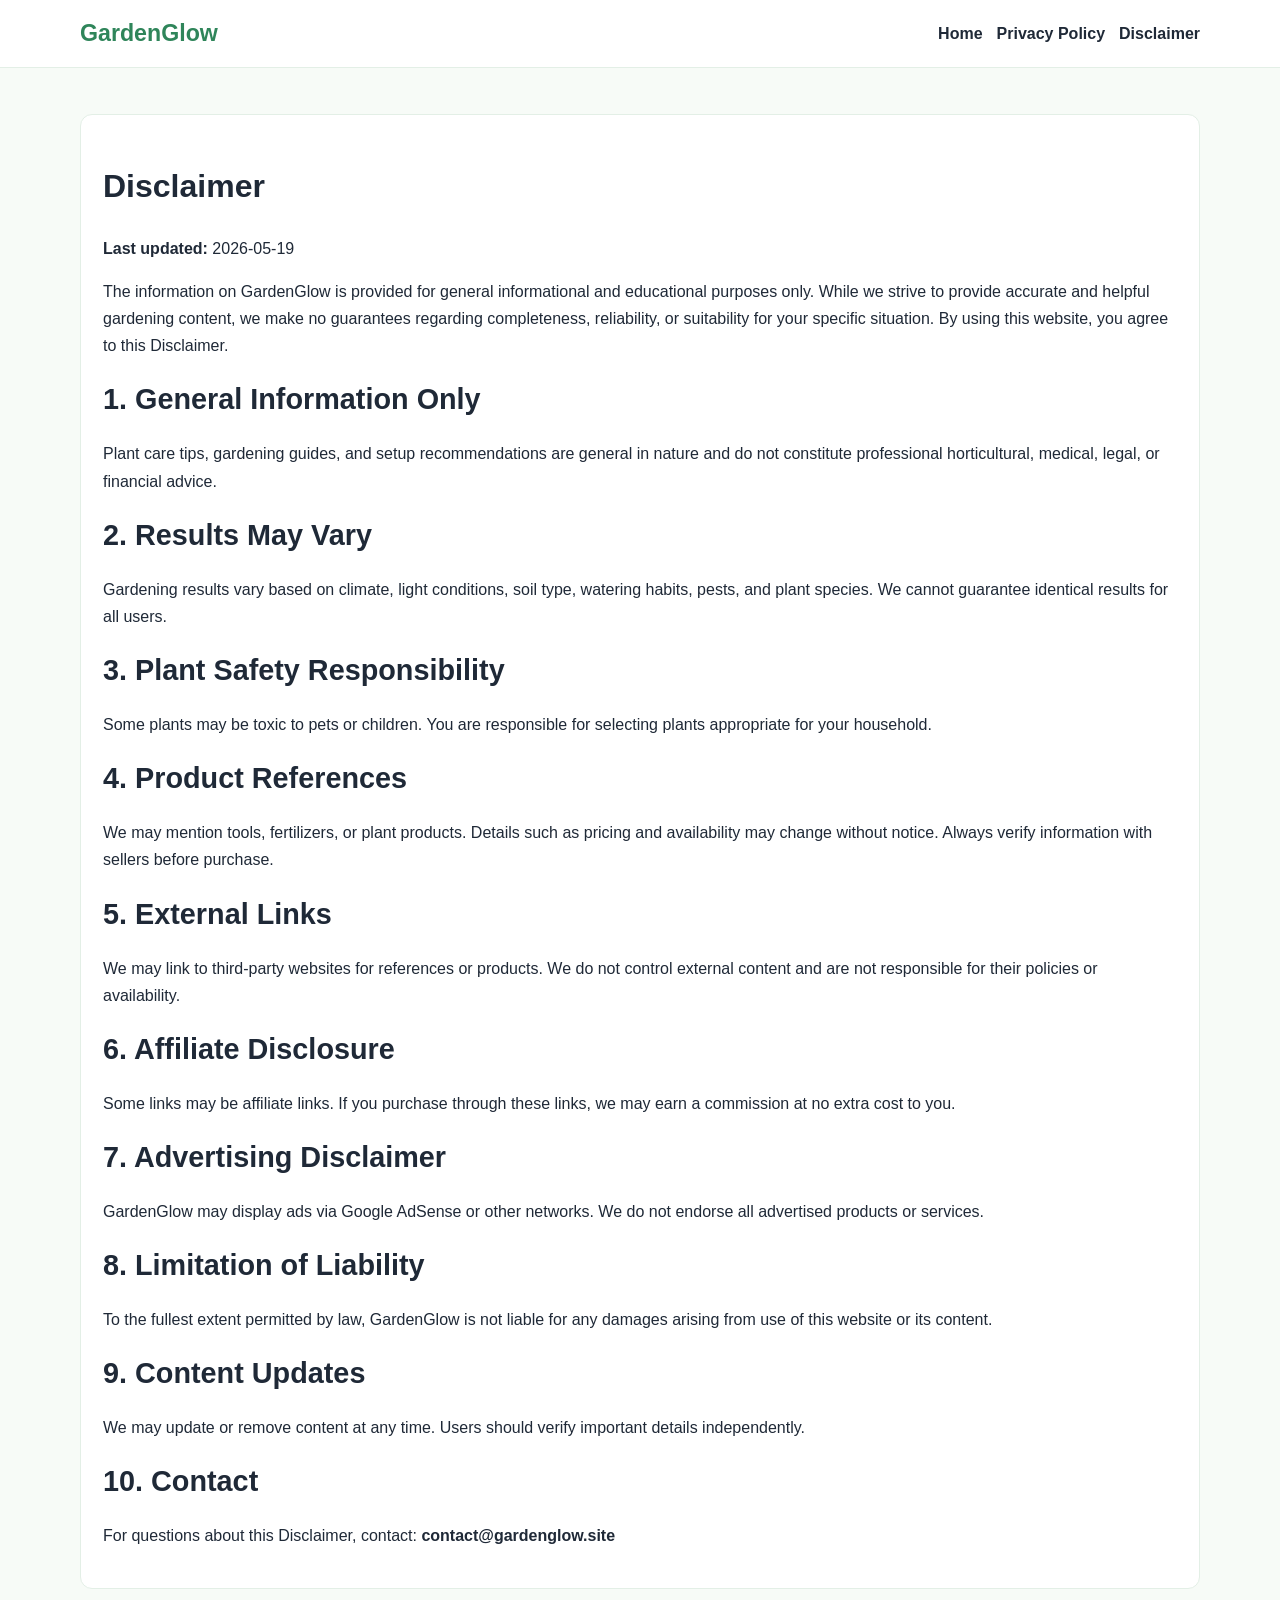
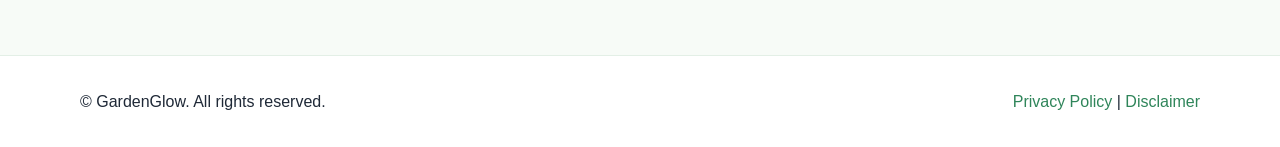
<file: public/disclaimer.html>
<!DOCTYPE html>
<html lang="en">
<head>
  <meta charset="UTF-8" />
  <meta name="viewport" content="width=device-width, initial-scale=1.0" />
  <title>Disclaimer | GardenGlow</title>
  <meta name="description" content="Read the GardenGlow Disclaimer regarding gardening advice, product references, ads, affiliate links, and liability limits." />
  <meta name="robots" content="index, follow" />
  <link rel="canonical" href="https://gardenglow.site/disclaimer.html" />
  <link rel="stylesheet" href="styles.css" />
</head>
<body>
  <header class="site-header">
    <div class="container nav-wrap">
      <a class="logo" href="index.html">GardenGlow</a>
      <nav>
        <ul class="nav-links">
          <li><a href="index.html">Home</a></li>
          <li><a href="privacy-policy.html">Privacy Policy</a></li>
          <li><a href="disclaimer.html">Disclaimer</a></li>
        </ul>
      </nav>
    </div>
  </header>

  <main class="section">
    <div class="container legal">
      <h1>Disclaimer</h1>
      <p><strong>Last updated:</strong> 2026-05-19</p>

      <p>
        The information on GardenGlow is provided for general informational and educational purposes only.
        While we strive to provide accurate and helpful gardening content, we make no guarantees regarding
        completeness, reliability, or suitability for your specific situation. By using this website, you agree
        to this Disclaimer.
      </p>

      <h2>1. General Information Only</h2>
      <p>
        Plant care tips, gardening guides, and setup recommendations are general in nature and do not constitute
        professional horticultural, medical, legal, or financial advice.
      </p>

      <h2>2. Results May Vary</h2>
      <p>
        Gardening results vary based on climate, light conditions, soil type, watering habits, pests, and plant species.
        We cannot guarantee identical results for all users.
      </p>

      <h2>3. Plant Safety Responsibility</h2>
      <p>
        Some plants may be toxic to pets or children. You are responsible for selecting plants appropriate for your household.
      </p>

      <h2>4. Product References</h2>
      <p>
        We may mention tools, fertilizers, or plant products. Details such as pricing and availability may change without notice.
        Always verify information with sellers before purchase.
      </p>

      <h2>5. External Links</h2>
      <p>
        We may link to third-party websites for references or products. We do not control external content
        and are not responsible for their policies or availability.
      </p>

      <h2>6. Affiliate Disclosure</h2>
      <p>
        Some links may be affiliate links. If you purchase through these links, we may earn a commission at no extra cost to you.
      </p>

      <h2>7. Advertising Disclaimer</h2>
      <p>
        GardenGlow may display ads via Google AdSense or other networks. We do not endorse all advertised products or services.
      </p>

      <h2>8. Limitation of Liability</h2>
      <p>
        To the fullest extent permitted by law, GardenGlow is not liable for any damages arising from use of this website or its content.
      </p>

      <h2>9. Content Updates</h2>
      <p>
        We may update or remove content at any time. Users should verify important details independently.
      </p>

      <h2>10. Contact</h2>
      <p>
        For questions about this Disclaimer, contact:
        <strong>contact@gardenglow.site</strong>
      </p>
    </div>
  </main>

  <footer class="site-footer">
    <div class="container footer-grid">
      <p>© <span id="year"></span> GardenGlow. All rights reserved.</p>
      <p>
        <a href="privacy-policy.html">Privacy Policy</a> |
        <a href="disclaimer.html">Disclaimer</a>
      </p>
    </div>
  </footer>
</body>
</html>
</file>
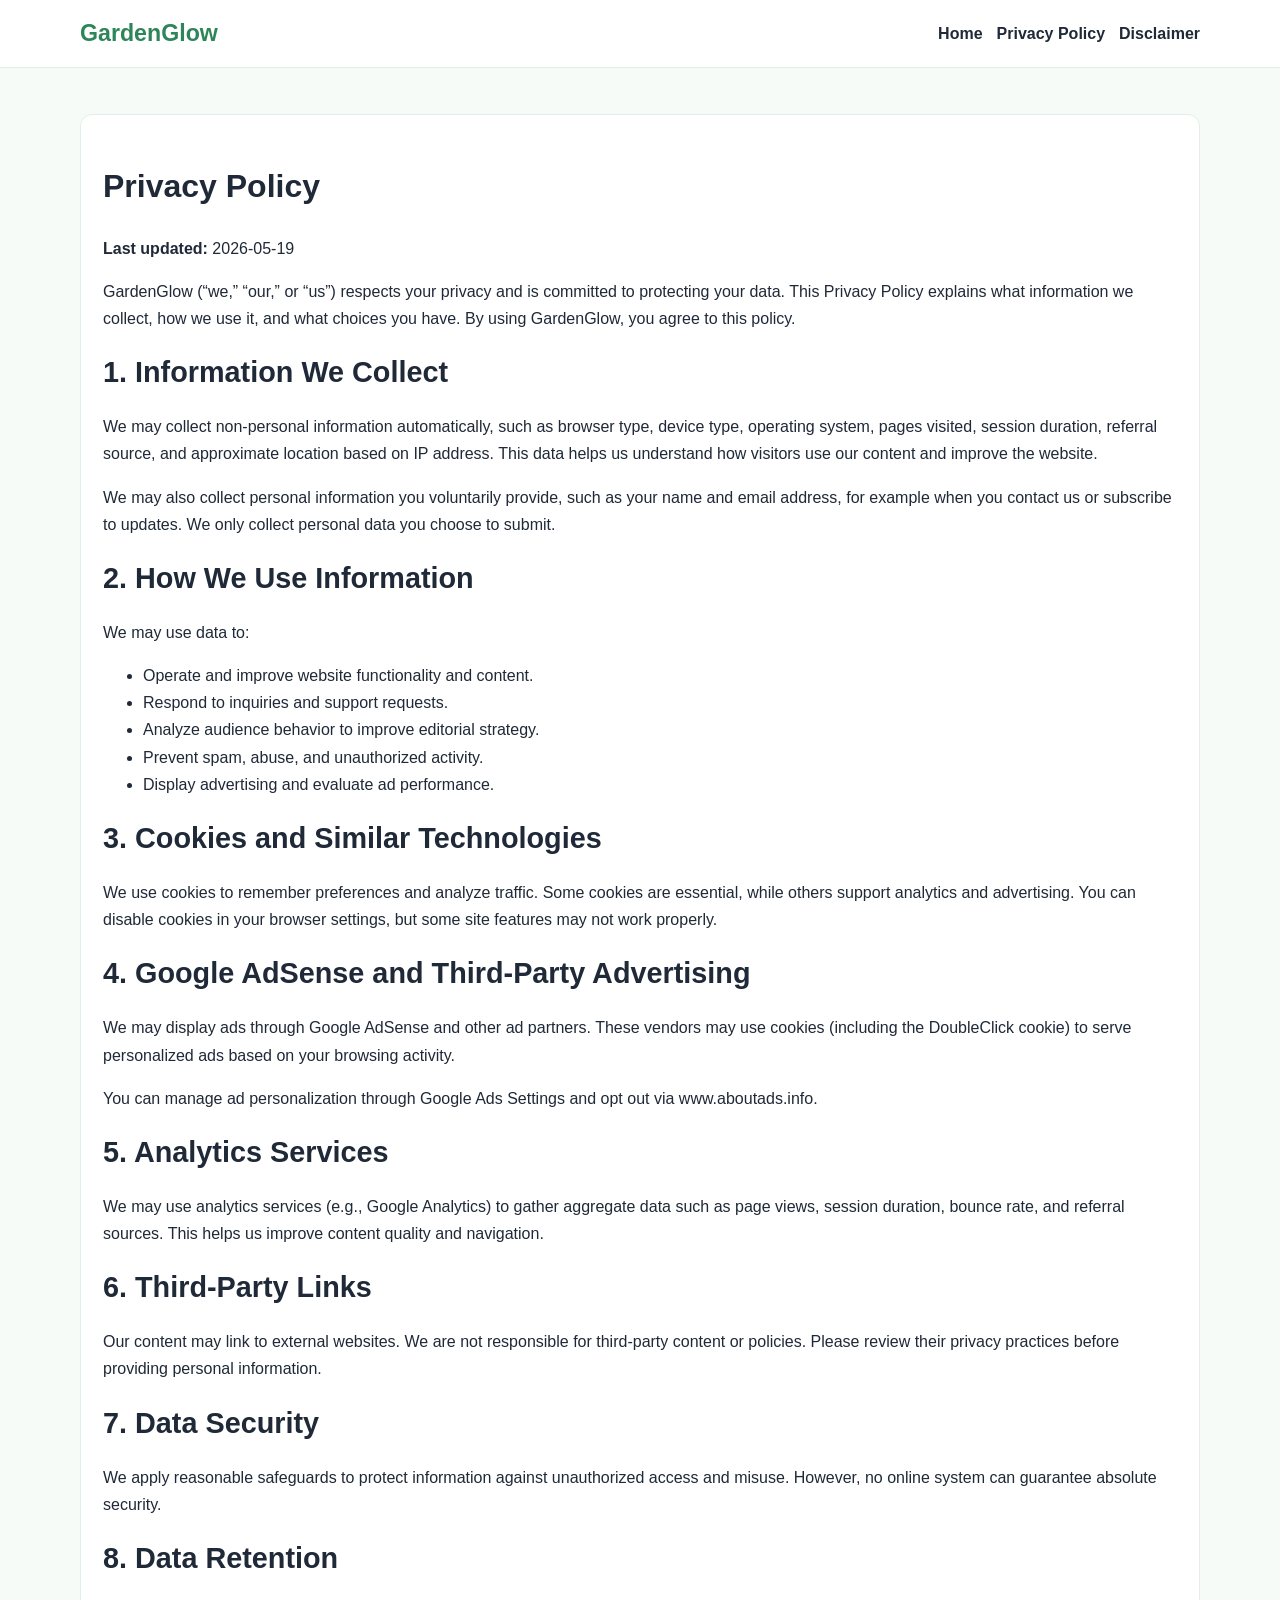
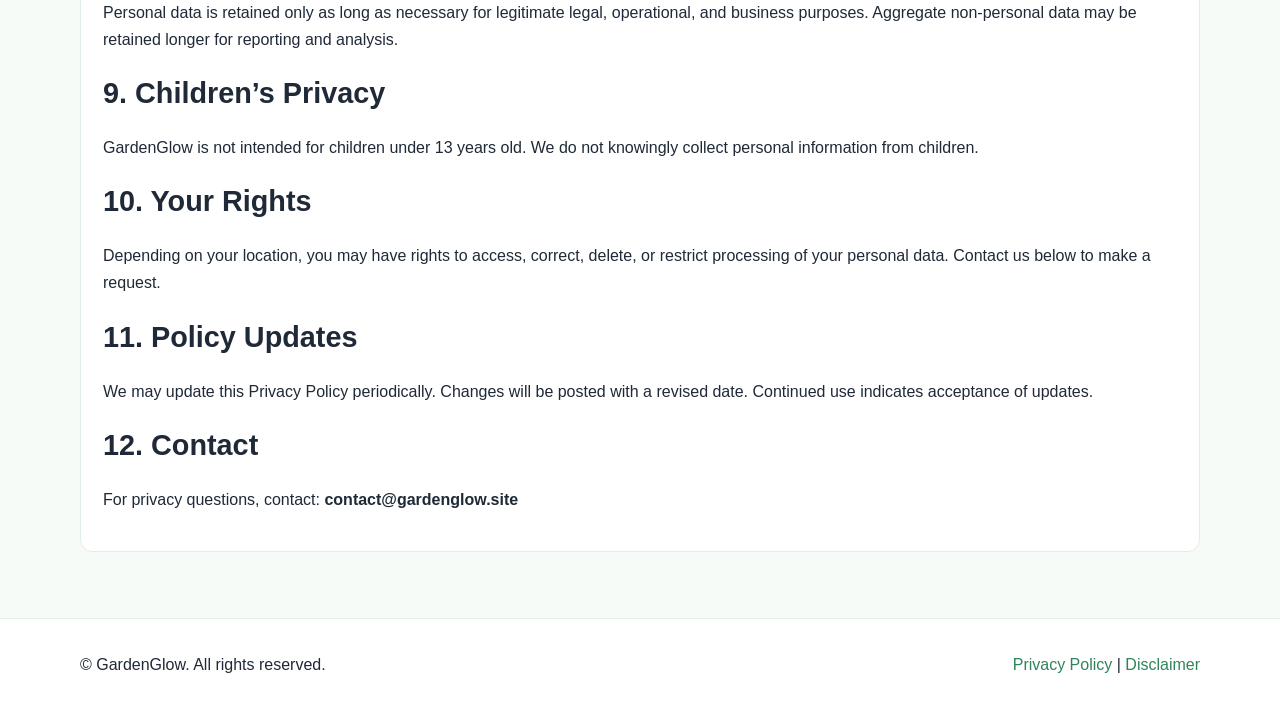
<file: public/privacy-policy.html>
<!DOCTYPE html>
<html lang="en">
<head>
  <meta charset="UTF-8" />
  <meta name="viewport" content="width=device-width, initial-scale=1.0" />
  <title>Privacy Policy | GardenGlow</title>
  <meta name="description" content="Read GardenGlow's Privacy Policy for cookies, analytics, advertising, and data rights." />
  <meta name="robots" content="index, follow" />
  <link rel="canonical" href="https://gardenglow.site/privacy-policy.html" />
  <link rel="stylesheet" href="styles.css" />
</head>
<body>
  <header class="site-header">
    <div class="container nav-wrap">
      <a class="logo" href="index.html">GardenGlow</a>
      <nav>
        <ul class="nav-links">
          <li><a href="index.html">Home</a></li>
          <li><a href="privacy-policy.html">Privacy Policy</a></li>
          <li><a href="disclaimer.html">Disclaimer</a></li>
        </ul>
      </nav>
    </div>
  </header>

  <main class="section">
    <div class="container legal">
      <h1>Privacy Policy</h1>
      <p><strong>Last updated:</strong> 2026-05-19</p>

      <p>
        GardenGlow (“we,” “our,” or “us”) respects your privacy and is committed to protecting your data.
        This Privacy Policy explains what information we collect, how we use it, and what choices you have.
        By using GardenGlow, you agree to this policy.
      </p>

      <h2>1. Information We Collect</h2>
      <p>
        We may collect non-personal information automatically, such as browser type, device type, operating system,
        pages visited, session duration, referral source, and approximate location based on IP address.
        This data helps us understand how visitors use our content and improve the website.
      </p>
      <p>
        We may also collect personal information you voluntarily provide, such as your name and email address,
        for example when you contact us or subscribe to updates. We only collect personal data you choose to submit.
      </p>

      <h2>2. How We Use Information</h2>
      <p>We may use data to:</p>
      <ul>
        <li>Operate and improve website functionality and content.</li>
        <li>Respond to inquiries and support requests.</li>
        <li>Analyze audience behavior to improve editorial strategy.</li>
        <li>Prevent spam, abuse, and unauthorized activity.</li>
        <li>Display advertising and evaluate ad performance.</li>
      </ul>

      <h2>3. Cookies and Similar Technologies</h2>
      <p>
        We use cookies to remember preferences and analyze traffic. Some cookies are essential,
        while others support analytics and advertising. You can disable cookies in your browser settings,
        but some site features may not work properly.
      </p>

      <h2>4. Google AdSense and Third-Party Advertising</h2>
      <p>
        We may display ads through Google AdSense and other ad partners. These vendors may use cookies
        (including the DoubleClick cookie) to serve personalized ads based on your browsing activity.
      </p>
      <p>
        You can manage ad personalization through Google Ads Settings and opt out via www.aboutads.info.
      </p>

      <h2>5. Analytics Services</h2>
      <p>
        We may use analytics services (e.g., Google Analytics) to gather aggregate data such as page views,
        session duration, bounce rate, and referral sources. This helps us improve content quality and navigation.
      </p>

      <h2>6. Third-Party Links</h2>
      <p>
        Our content may link to external websites. We are not responsible for third-party content or policies.
        Please review their privacy practices before providing personal information.
      </p>

      <h2>7. Data Security</h2>
      <p>
        We apply reasonable safeguards to protect information against unauthorized access and misuse.
        However, no online system can guarantee absolute security.
      </p>

      <h2>8. Data Retention</h2>
      <p>
        Personal data is retained only as long as necessary for legitimate legal, operational, and business purposes.
        Aggregate non-personal data may be retained longer for reporting and analysis.
      </p>

      <h2>9. Children’s Privacy</h2>
      <p>
        GardenGlow is not intended for children under 13 years old.
        We do not knowingly collect personal information from children.
      </p>

      <h2>10. Your Rights</h2>
      <p>
        Depending on your location, you may have rights to access, correct, delete,
        or restrict processing of your personal data. Contact us below to make a request.
      </p>

      <h2>11. Policy Updates</h2>
      <p>
        We may update this Privacy Policy periodically. Changes will be posted with a revised date.
        Continued use indicates acceptance of updates.
      </p>

      <h2>12. Contact</h2>
      <p>
        For privacy questions, contact:
        <strong>contact@gardenglow.site</strong>
      </p>
    </div>
  </main>

  <footer class="site-footer">
    <div class="container footer-grid">
      <p>© <span id="year"></span> GardenGlow. All rights reserved.</p>
      <p>
        <a href="privacy-policy.html">Privacy Policy</a> |
        <a href="disclaimer.html">Disclaimer</a>
      </p>
    </div>
  </footer>
</body>
</html>
</file>
<file: public/styles.css>
:root {
  --bg: #f7fbf7;
  --text: #1f2937;
  --muted: #667085;
  --brand: #2f855a;
  --brand-dark: #276749;
  --card: #ffffff;
  --border: #e3efe6;
}

* { box-sizing: border-box; }

body {
  margin: 0;
  font-family: Arial, Helvetica, sans-serif;
  line-height: 1.7;
  color: var(--text);
  background: var(--bg);
}

.container {
  width: min(1120px, 92%);
  margin: 0 auto;
}

.site-header {
  position: sticky;
  top: 0;
  z-index: 99;
  background: #fff;
  border-bottom: 1px solid var(--border);
}

.nav-wrap {
  display: flex;
  justify-content: space-between;
  align-items: center;
  gap: 12px;
  padding: 14px 0;
}

.logo {
  text-decoration: none;
  color: var(--brand);
  font-size: 1.45rem;
  font-weight: 700;
}

.nav-links {
  list-style: none;
  display: flex;
  gap: 14px;
  margin: 0;
  padding: 0;
  flex-wrap: wrap;
}

.nav-links a {
  text-decoration: none;
  color: var(--text);
  font-weight: 600;
}

.nav-links a:hover { color: var(--brand); }

.hero { padding: 48px 0; }

.hero-grid {
  display: grid;
  grid-template-columns: 1.1fr 1fr;
  gap: 24px;
  align-items: center;
}

.hero h1 {
  margin: 0 0 12px;
  font-size: clamp(2rem, 4.2vw, 3rem);
  line-height: 1.2;
}

.hero p {
  color: var(--muted);
  margin-bottom: 20px;
}

.hero img {
  width: 100%;
  height: 390px;
  object-fit: cover;
  border-radius: 14px;
  border: 1px solid var(--border);
}

.btn {
  display: inline-block;
  background: var(--brand);
  color: #fff;
  text-decoration: none;
  font-weight: 700;
  padding: 10px 18px;
  border-radius: 8px;
}

.btn:hover { background: var(--brand-dark); }

.section { padding: 46px 0; }

.alt {
  background: #fff;
  border-top: 1px solid var(--border);
  border-bottom: 1px solid var(--border);
}

h2 {
  margin: 0 0 16px;
  font-size: 1.8rem;
}

.card-grid {
  display: grid;
  grid-template-columns: repeat(3, 1fr);
  gap: 18px;
}

.card {
  background: var(--card);
  border: 1px solid var(--border);
  border-radius: 12px;
  overflow: hidden;
}

.card img {
  width: 100%;
  height: 220px;
  object-fit: cover;
}

.card-body { padding: 14px; }
.card-body h3 { margin: 0 0 8px; }
.card-body p { margin: 0; color: var(--muted); }

.two-col {
  display: grid;
  grid-template-columns: 1fr 1fr;
  gap: 22px;
  align-items: center;
}

.two-col img {
  width: 100%;
  height: 330px;
  object-fit: cover;
  border-radius: 12px;
  border: 1px solid var(--border);
}

.tips-list { margin: 0; padding-left: 20px; }

.ads-note .ad-box {
  margin-top: 10px;
  padding: 24px;
  border: 2px dashed #cdd8cf;
  border-radius: 10px;
  background: #fafafa;
  color: #666;
  text-align: center;
}

.legal {
  background: #fff;
  border: 1px solid var(--border);
  border-radius: 12px;
  padding: 22px;
}

.site-footer {
  margin-top: 20px;
  background: #fff;
  border-top: 1px solid var(--border);
}

.footer-grid {
  display: flex;
  justify-content: space-between;
  align-items: center;
  gap: 12px;
  flex-wrap: wrap;
  padding: 16px 0;
}

.site-footer a { text-decoration: none; color: var(--brand); }

@media (max-width: 920px) {
  .hero-grid, .two-col { grid-template-columns: 1fr; }
  .hero img { height: 320px; }
  .card-grid { grid-template-columns: 1fr 1fr; }
}

@media (max-width: 620px) {
  .card-grid { grid-template-columns: 1fr; }
  .nav-links { gap: 10px; font-size: 0.95rem; }
}
</file>
